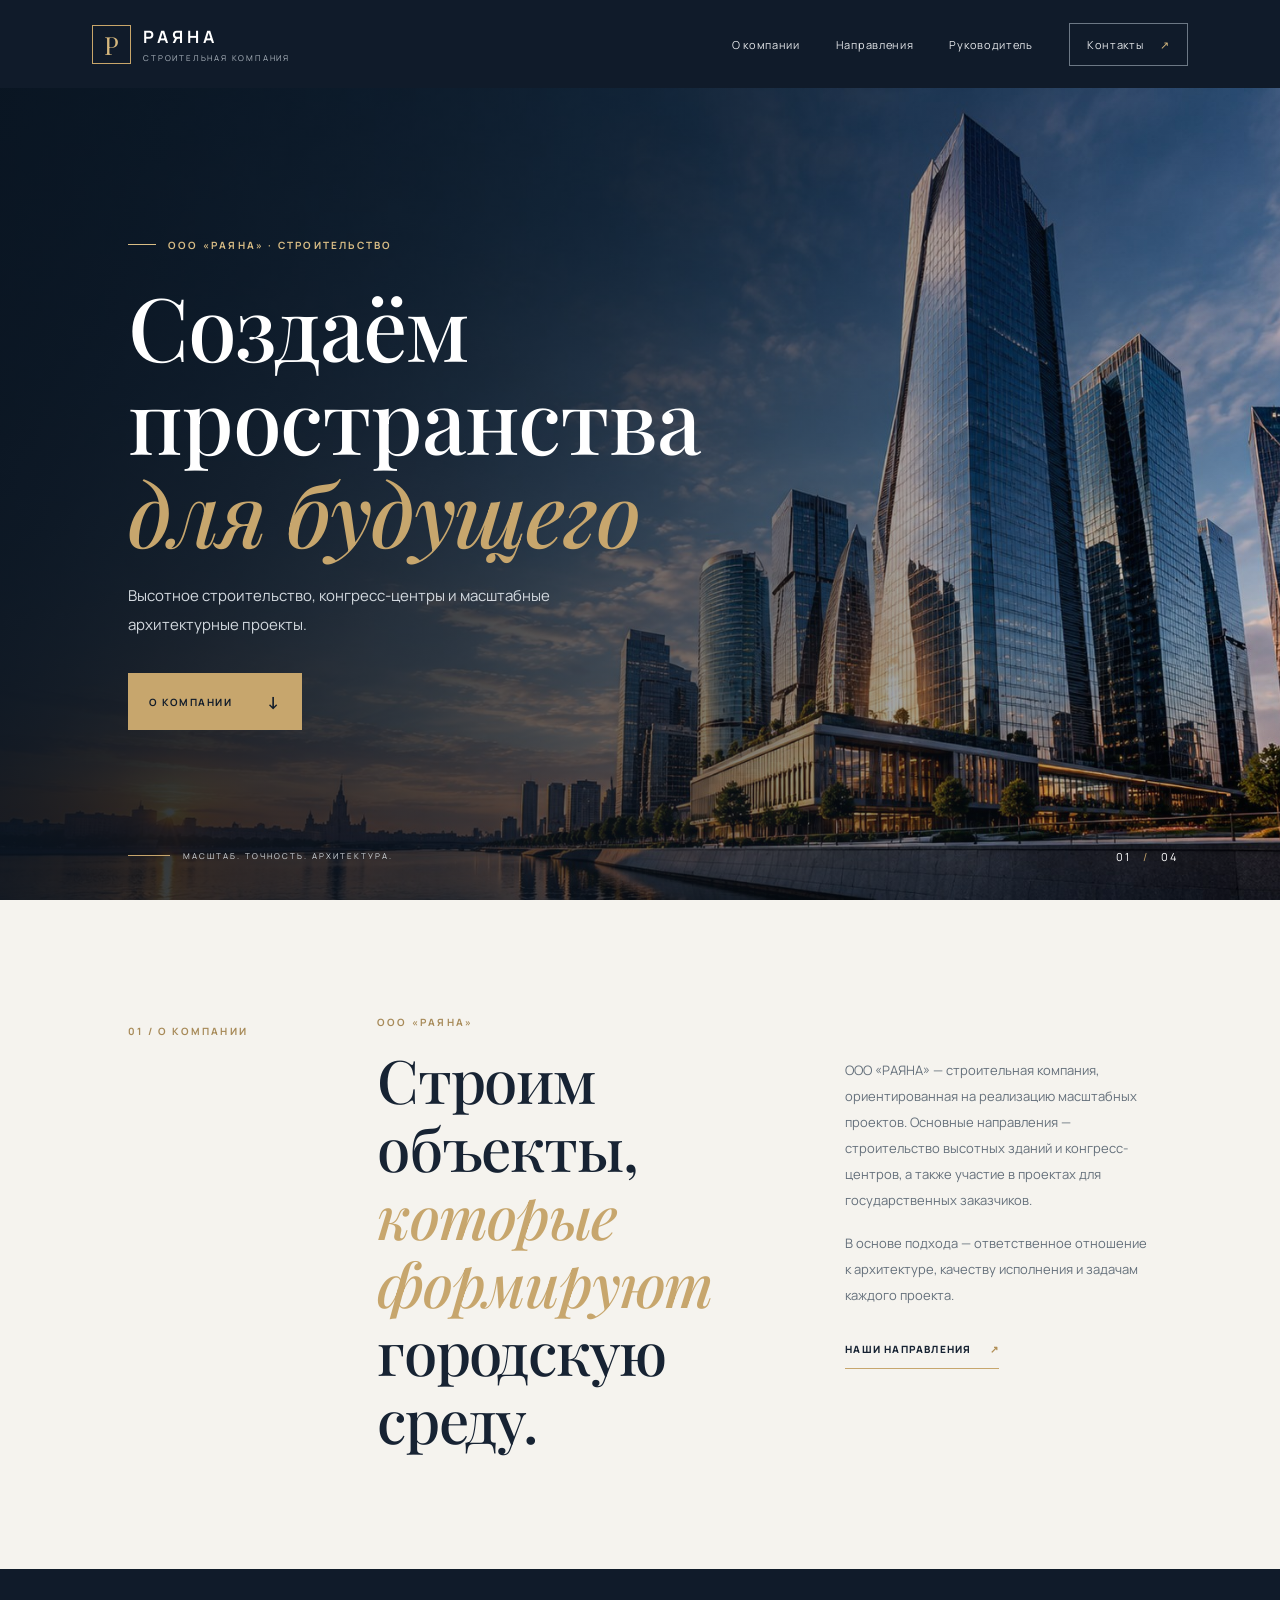
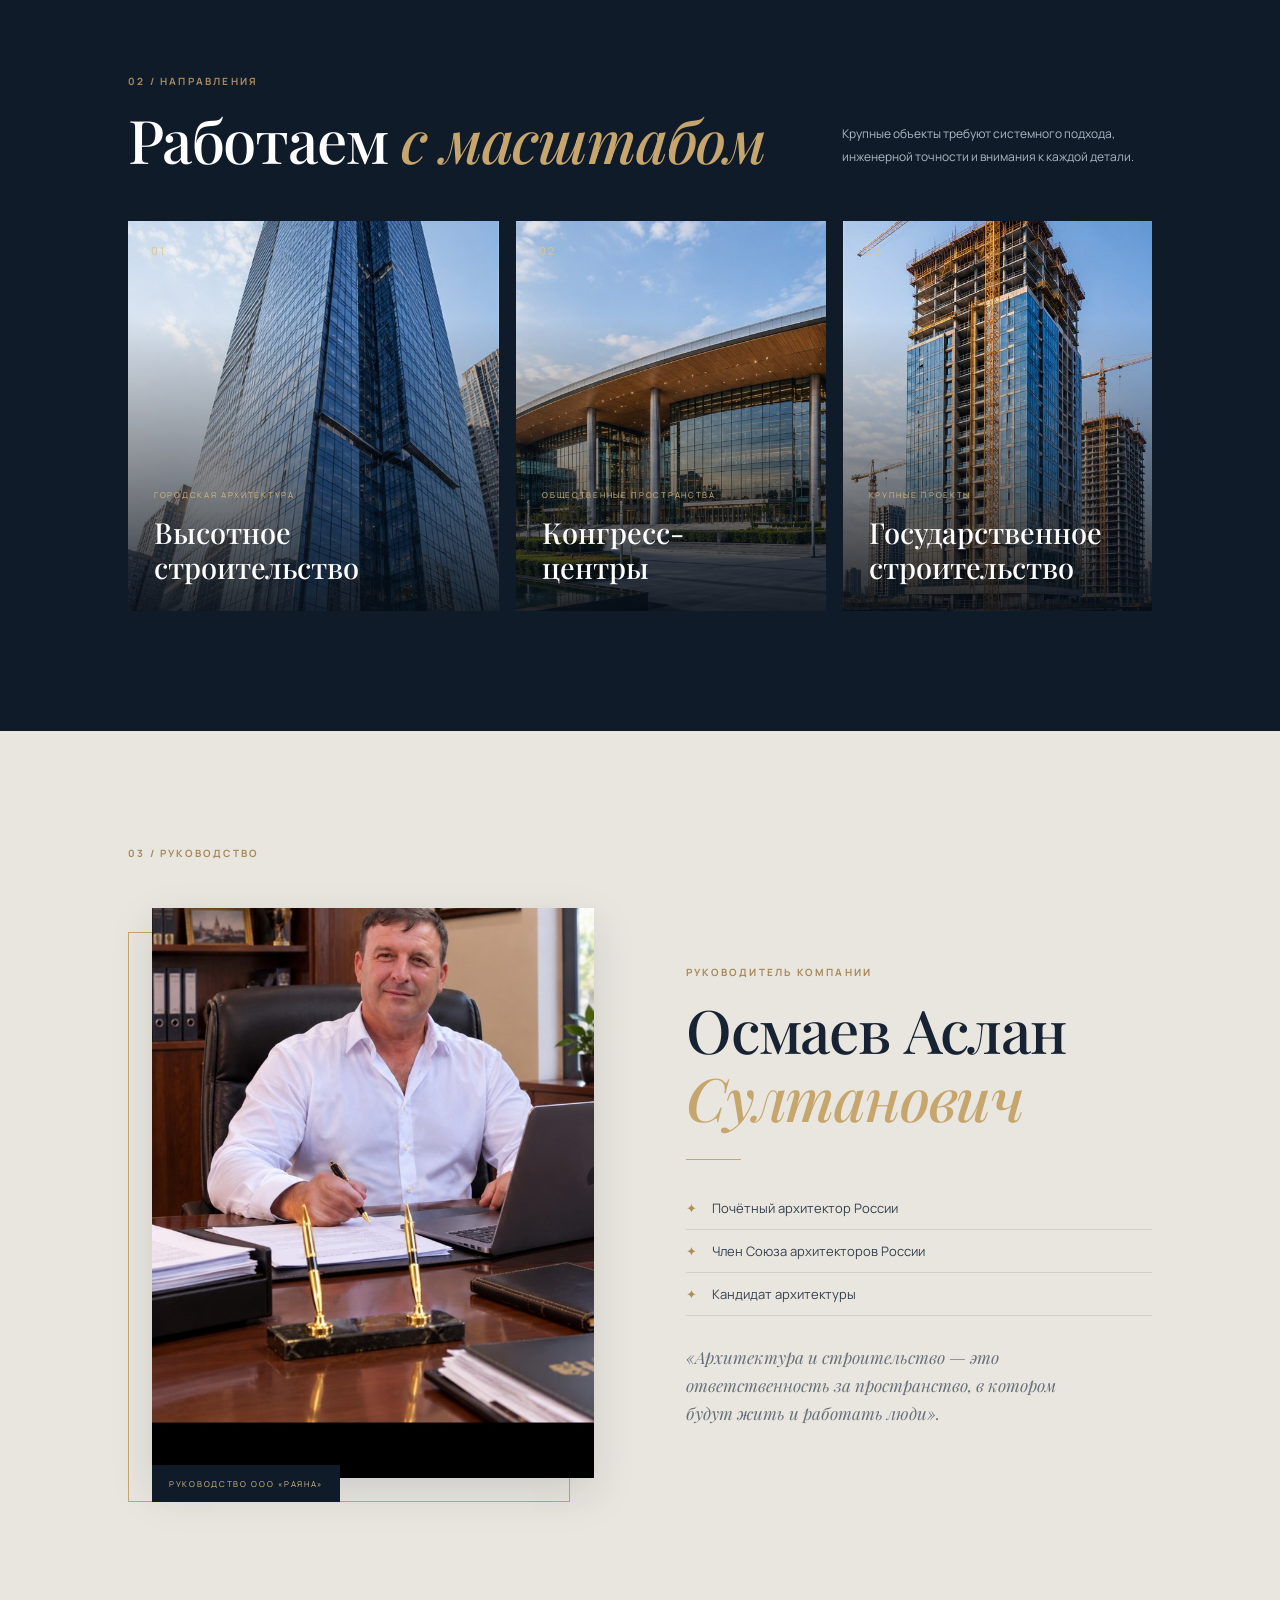
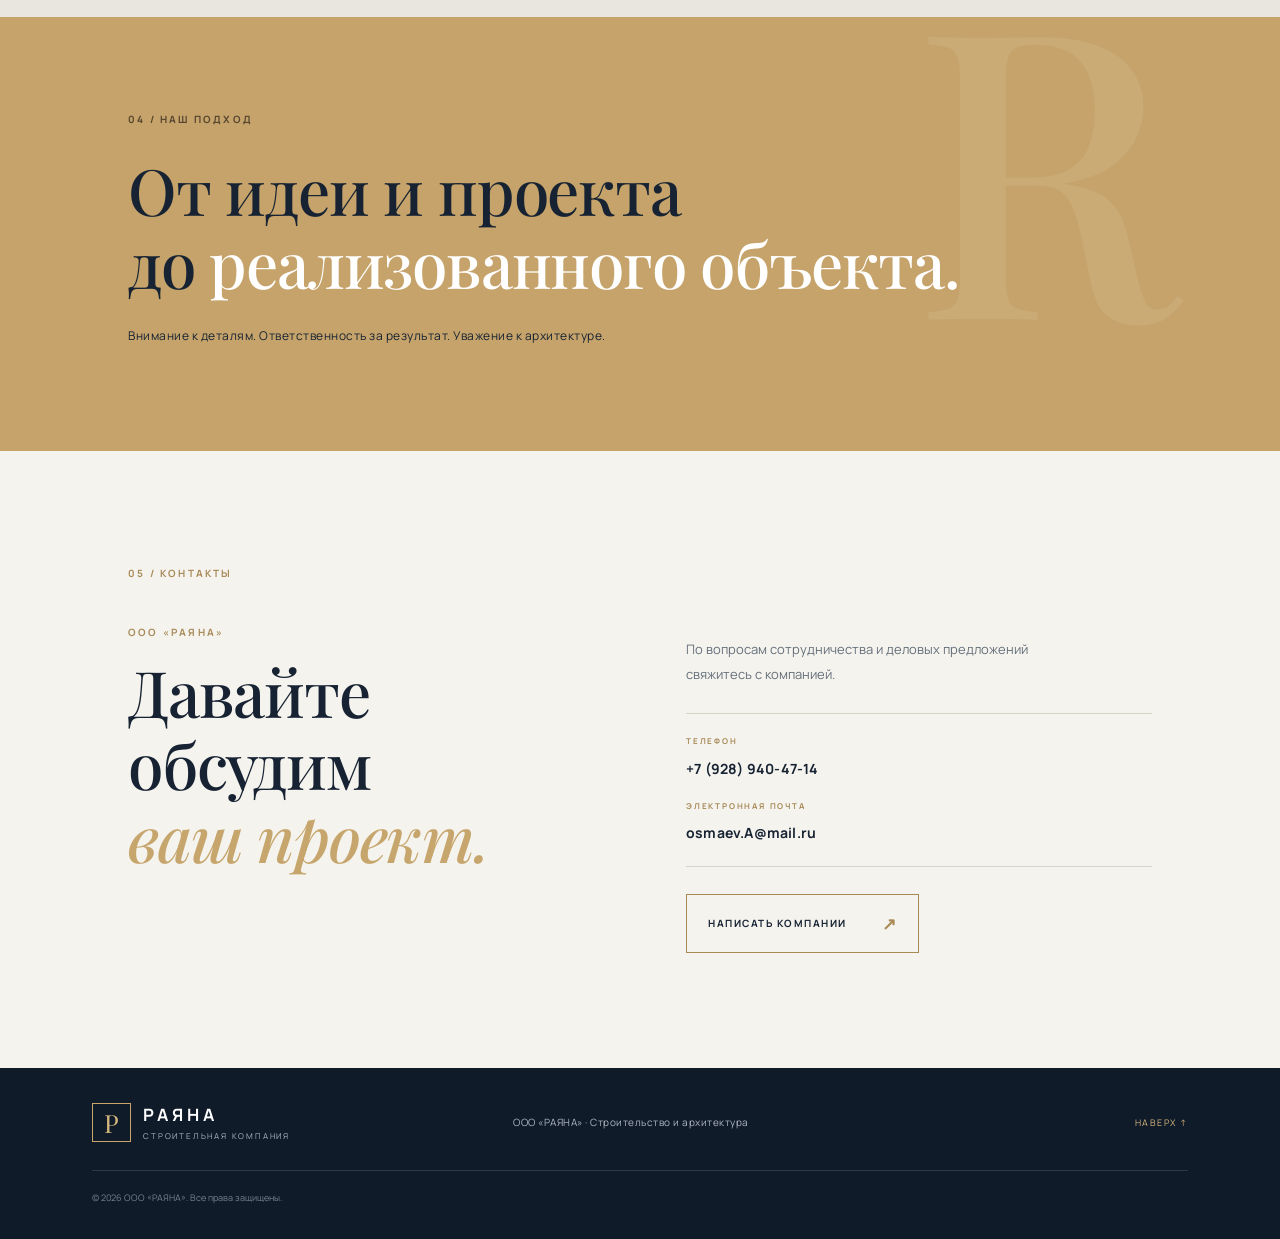
<file: index.html>
<!doctype html>
<html lang="ru">
<head>
  <meta charset="utf-8">
  <meta name="viewport" content="width=device-width, initial-scale=1">
  <meta name="theme-color" content="#101b2a">
  <meta name="description" content="ООО «РАЯНА» — строительство высотных зданий, конгресс-центров и реализация крупных строительных проектов.">
  <title>ООО «РАЯНА» — строительство и архитектура</title>
  <link rel="preconnect" href="https://fonts.googleapis.com">
  <link rel="preconnect" href="https://fonts.gstatic.com" crossorigin>
  <link href="https://fonts.googleapis.com/css2?family=Manrope:wght@400;500;600;700;800&family=Playfair+Display:wght@500;600;700&display=swap" rel="stylesheet">
  <link rel="stylesheet" href="styles.css">
</head>
<body>
  <header class="header" id="top">
    <a class="brand" href="#top" aria-label="РАЯНА — на главную">
      <span class="brand-mark">Р</span>
      <span><strong>РАЯНА</strong><small>СТРОИТЕЛЬНАЯ КОМПАНИЯ</small></span>
    </a>
    <button class="menu-toggle" aria-label="Открыть меню" aria-expanded="false">☰</button>
    <nav class="nav">
      <a href="#about">О компании</a>
      <a href="#directions">Направления</a>
      <a href="#director">Руководитель</a>
      <a href="#contacts" class="nav-contact">Контакты <span>↗</span></a>
    </nav>
  </header>

  <main>
    <section class="hero">
      <div class="hero-shade"></div>
      <div class="hero-content">
        <p class="eyebrow"><span></span> ООО «РАЯНА» · СТРОИТЕЛЬСТВО</p>
        <h1>Создаём пространства<br><em>для будущего</em></h1>
        <p class="hero-copy">Высотное строительство, конгресс-центры и масштабные архитектурные проекты.</p>
        <a class="button button-gold" href="#about">О компании <span>↓</span></a>
      </div>
      <div class="hero-note"><span class="note-line"></span><span>МАСШТАБ. ТОЧНОСТЬ. АРХИТЕКТУРА.</span></div>
      <div class="hero-index">01 <span>/</span> 04</div>
    </section>

    <section class="intro section" id="about">
      <div class="section-label">01 / О КОМПАНИИ</div>
      <div class="intro-main">
        <p class="kicker">ООО «РАЯНА»</p>
        <h2>Строим объекты,<br><em>которые формируют</em><br>городскую среду.</h2>
      </div>
      <div class="intro-side">
        <p>ООО «РАЯНА» — строительная компания, ориентированная на реализацию масштабных проектов. Основные направления — строительство высотных зданий и конгресс-центров, а также участие в проектах для государственных заказчиков.</p>
        <p>В основе подхода — ответственное отношение к архитектуре, качеству исполнения и задачам каждого проекта.</p>
        <a class="text-link" href="#directions">Наши направления <span>↗</span></a>
      </div>
    </section>

    <section class="directions section" id="directions">
      <div class="section-heading">
        <div><div class="section-label">02 / НАПРАВЛЕНИЯ</div><h2>Работаем <em>с масштабом</em></h2></div>
        <p>Крупные объекты требуют системного подхода, инженерной точности и внимания к каждой детали.</p>
      </div>
      <div class="direction-grid">
        <article class="direction-card card-tall">
          <img src="assets/skyscraper.jpg" alt="Современные высотные здания в городе" loading="lazy">
          <div class="card-overlay"></div><div class="card-number">01</div>
          <div class="card-text"><span>ГОРОДСКАЯ АРХИТЕКТУРА</span><h3>Высотное<br>строительство</h3></div>
        </article>
        <article class="direction-card">
          <img src="assets/congress-center.jpg" alt="Современное просторное общественное пространство" loading="lazy">
          <div class="card-overlay"></div><div class="card-number">02</div>
          <div class="card-text"><span>ОБЩЕСТВЕННЫЕ ПРОСТРАНСТВА</span><h3>Конгресс-<br>центры</h3></div>
        </article>
        <article class="direction-card">
          <img src="assets/construction-site.jpg" alt="Строительная площадка и возведение здания" loading="lazy">
          <div class="card-overlay"></div><div class="card-number">03</div>
          <div class="card-text"><span>КРУПНЫЕ ПРОЕКТЫ</span><h3>Государственное<br>строительство</h3></div>
        </article>
      </div>
    </section>

    <section class="director section" id="director">
      <div class="section-label">03 / РУКОВОДСТВО</div>
      <div class="director-layout">
        <div class="director-photo-wrap">
          <img class="director-photo" src="assets/director-office.jpg" alt="Осмаев Аслан Султанович в рабочем кабинете">
          <span class="photo-caption">РУКОВОДСТВО ООО «РАЯНА»</span>
        </div>
        <div class="director-info">
          <p class="kicker">РУКОВОДИТЕЛЬ КОМПАНИИ</p>
          <h2>Осмаев Аслан<br><em>Султанович</em></h2>
          <div class="gold-rule"></div>
          <ul class="credentials">
            <li><span>✦</span> Почётный архитектор России</li>
            <li><span>✦</span> Член Союза архитекторов России</li>
            <li><span>✦</span> Кандидат архитектуры</li>
          </ul>
          <p class="director-quote">«Архитектура и строительство — это ответственность за пространство, в котором будут жить и работать люди».</p>
        </div>
      </div>
    </section>

    <section class="statement">
      <div class="statement-inner">
        <div class="section-label">04 / НАШ ПОДХОД</div>
        <h2>От идеи и проекта<br>до <em>реализованного объекта.</em></h2>
        <p>Внимание к деталям. Ответственность за результат. Уважение к архитектуре.</p>
      </div>
    </section>

    <section class="contacts section" id="contacts">
      <div class="section-label">05 / КОНТАКТЫ</div>
      <div class="contact-layout">
        <div><p class="kicker">ООО «РАЯНА»</p><h2>Давайте обсудим<br><em>ваш проект.</em></h2></div>
        <div class="contact-details">
          <p>По вопросам сотрудничества и деловых предложений свяжитесь с компанией.</p>
          <div class="contact-placeholder contact-links">
            <a href="tel:+79289404714"><span>ТЕЛЕФОН</span>+7 (928) 940-47-14</a>
            <a href="mailto:osmaev.A@mail.ru"><span>ЭЛЕКТРОННАЯ ПОЧТА</span>osmaev.A@mail.ru</a>
          </div>
          <a class="button button-outline" href="mailto:osmaev.A@mail.ru">Написать компании <span>↗</span></a>
        </div>
      </div>
    </section>
  </main>

  <footer class="footer">
    <a class="brand footer-brand" href="#top"><span class="brand-mark">Р</span><span><strong>РАЯНА</strong><small>СТРОИТЕЛЬНАЯ КОМПАНИЯ</small></span></a>
    <p>ООО «РАЯНА» · Строительство и архитектура</p>
    <a href="#top" class="back-top">НАВЕРХ ↑</a>
    <small class="copyright">© <span id="year"></span> ООО «РАЯНА». Все права защищены.</small>
  </footer>
  <script src="script.js"></script>
</body>
</html>
</file>
<file: styles.css>
*{box-sizing:border-box}html{scroll-behavior:smooth}body{margin:0;background:#f5f3ee;color:#172333;font-family:Manrope,Arial,sans-serif}a{color:inherit;text-decoration:none}.header{height:88px;padding:0 7.2%;display:flex;align-items:center;justify-content:space-between;background:#101b2a;color:#fff;position:relative;z-index:5}.brand{display:flex;align-items:center;gap:12px}.brand-mark{width:39px;height:39px;border:1px solid #c8a66a;color:#d5b77d;display:grid;place-items:center;font-family:"Playfair Display",serif;font-size:25px}.brand strong{display:block;font-size:17px;letter-spacing:4px}.brand small{display:block;font-size:8px;letter-spacing:1.8px;color:#aeb7c0;margin-top:4px}.nav{display:flex;align-items:center;gap:36px;font-size:11px;letter-spacing:.7px;color:#e3e6e9}.nav a{transition:color .2s}.nav a:hover,.text-link:hover{color:#d5b77d}.nav-contact{border:1px solid #6c7885;padding:13px 17px}.nav-contact span{color:#d5b77d;margin-left:14px}.menu-toggle{display:none;background:none;border:0;color:white;font-size:25px}.hero{min-height:650px;height:calc(100vh - 88px);max-height:850px;position:relative;background:#26384a url('assets/hero-city.jpg') center 48%/cover no-repeat;color:white;display:flex;align-items:center;padding:0 10%}.hero-shade{position:absolute;inset:0;background:linear-gradient(90deg,rgba(10,20,32,.88),rgba(10,20,32,.54) 54%,rgba(10,20,32,.08))}.hero-content{position:relative;max-width:760px;margin-top:-20px}.eyebrow,.kicker,.section-label{font-size:10px;letter-spacing:2.2px;font-weight:700}.eyebrow{color:#d9bd85;display:flex;align-items:center;gap:12px}.eyebrow span{width:28px;height:1px;background:#d9bd85}h1,h2,h3,p{margin-top:0}h1,h2{font-family:"Playfair Display",Georgia,serif;font-weight:500;letter-spacing:-1.2px}h1{font-size:clamp(48px,7vw,88px);line-height:1.06;margin:27px 0 24px}h1 em,h2 em{color:#c7a66d;font-weight:500}.hero-copy{font-size:15px;line-height:1.9;color:#d3d9df;max-width:500px;margin-bottom:34px}.button{display:inline-flex;align-items:center;justify-content:space-between;gap:35px;padding:17px 21px;font-size:10px;letter-spacing:1.5px;font-weight:700;text-transform:uppercase}.button-gold{background:#c7a66d;color:#111c2a}.button span{font-size:17px}.hero-note{position:absolute;bottom:39px;left:10%;display:flex;align-items:center;gap:13px;font-size:8px;letter-spacing:2px;color:#d6dce1}.note-line{height:1px;width:42px;background:#c7a66d}.hero-index{position:absolute;right:8%;bottom:36px;font-size:11px;letter-spacing:2px}.hero-index span{color:#c7a66d;margin:0 8px}.section{padding:115px 10%}.section-label{color:#a78a58}.intro{display:grid;grid-template-columns:1fr 2fr 1.4fr;gap:30px;background:#f5f3ee}.intro .section-label{padding-top:9px}.kicker{color:#a78a58;margin-bottom:17px}.intro h2,.section-heading h2,.director h2,.contacts h2{font-size:clamp(38px,4.7vw,61px);line-height:1.13;margin-bottom:0}.intro-side{padding-top:42px;color:#65707b;font-size:13px;line-height:2}.intro-side p{margin-bottom:17px}.text-link{display:inline-block;margin-top:14px;color:#172333;font-size:10px;letter-spacing:1.2px;font-weight:800;text-transform:uppercase;border-bottom:1px solid #c7a66d;padding-bottom:9px}.text-link span{color:#b08e55;margin-left:15px}.directions{background:#101b2a;color:#fff;padding-top:105px;padding-bottom:120px}.section-heading{display:flex;justify-content:space-between;align-items:end;gap:40px;margin-bottom:47px}.section-heading h2{margin-top:18px}.section-heading>p{max-width:310px;color:#aeb8c2;font-size:12px;line-height:1.9;margin-bottom:5px}.direction-grid{display:grid;grid-template-columns:1.2fr 1fr 1fr;gap:17px}.direction-card{height:390px;position:relative;overflow:hidden;background:#26384a}.direction-card img{width:100%;height:100%;object-fit:cover;transition:transform .6s}.direction-card:hover img{transform:scale(1.06)}.card-overlay{position:absolute;inset:0;background:linear-gradient(0deg,rgba(6,14,23,.88),rgba(6,14,23,.03) 75%)}.card-number{position:absolute;top:22px;left:23px;color:#e0c48e;font-size:11px;letter-spacing:2px}.card-text{position:absolute;left:26px;bottom:27px}.card-text span{font-size:8px;letter-spacing:1.7px;color:#d5b77d}.card-text h3{font:500 29px/1.18 "Playfair Display",serif;margin:12px 0 0}.director{background:#e9e6df}.director-layout{display:grid;grid-template-columns:1fr 1fr;gap:9%;align-items:center;margin-top:48px}.director-photo-wrap{position:relative;padding:0 0 24px 24px}.director-photo-wrap:before{content:"";position:absolute;inset:24px 24px 0 0;border:1px solid #c6a66e}.director-photo{display:block;position:relative;width:100%;height:570px;object-fit:cover;object-position:center 38%;box-shadow:0 15px 40px #17233320}.photo-caption{position:absolute;bottom:0;left:24px;background:#101b2a;color:#d7bd8d;padding:13px 17px;font-size:8px;letter-spacing:1.7px}.director-info{padding:20px 0}.director h2{margin:0 0 24px}.gold-rule{height:1px;width:55px;background:#c7a66d;margin:27px 0}.credentials{padding:0;list-style:none;margin:0}.credentials li{font-size:13px;color:#35414e;padding:12px 0;border-bottom:1px solid #d4d0c8}.credentials li span{color:#b28e53;margin-right:12px}.director-quote{font:italic 17px/1.65 "Playfair Display",serif;color:#68717a;margin-top:27px;max-width:420px}.statement{background:#c5a36a;color:#172333;padding:95px 10%;position:relative;overflow:hidden}.statement:after{content:"R";position:absolute;right:8%;top:-130px;font:500 400px "Playfair Display",serif;color:#ffffff15}.statement-inner{position:relative;z-index:1}.statement .section-label{color:#55452e}.statement h2{font-size:clamp(40px,5vw,68px);line-height:1.15;margin:27px 0}.statement h2 em{color:#fff;font-style:normal}.statement p{font-size:12px;letter-spacing:.5px}.contacts{background:#f5f3ee}.contact-layout{display:grid;grid-template-columns:1fr 1fr;gap:9%;margin-top:45px}.contacts h2{font-size:clamp(40px,5vw,64px)}.contact-details{padding-top:12px}.contact-details>p{color:#65707b;font-size:13px;line-height:1.9;max-width:390px}.contact-placeholder{border-top:1px solid #d8d3c9;border-bottom:1px solid #d8d3c9;padding:20px 0;margin:27px 0;color:#777f86;font-size:11px;line-height:1.8}.button-outline{border:1px solid #a98a57;color:#172333}.button-outline span{color:#a98a57}.footer{background:#101b2a;color:#fff;padding:35px 7.2%;display:grid;grid-template-columns:1fr 1.5fr auto;align-items:center;gap:20px}.footer p{font-size:10px;color:#aeb7c0;letter-spacing:.5px;margin:0}.back-top{font-size:9px;letter-spacing:1.5px;color:#d5b77d}.copyright{grid-column:1/-1;color:#76818c;font-size:9px;border-top:1px solid #2b3948;padding-top:20px;margin-top:8px}
@media(max-width:900px){.header{padding:0 5%;height:76px}.nav{gap:18px}.section{padding:85px 7%}.intro{grid-template-columns:1fr 2fr;gap:25px}.intro-side{grid-column:2;padding-top:0}.direction-card{height:330px}.director-layout{gap:6%}.director-photo{height:480px}.footer{padding:30px 5%}}
@media(max-width:650px){.header{height:70px}.menu-toggle{display:block}.nav{display:none;position:absolute;top:70px;left:0;right:0;background:#101b2a;padding:15px 7% 25px;flex-direction:column;align-items:stretch;gap:0}.nav.open{display:flex}.nav a{padding:15px 0;border-bottom:1px solid #293746}.nav .nav-contact{border:0;padding:15px 0}.hero{height:690px;min-height:0;padding:0 7%;background-position:58% center}.hero-content{margin-top:-15px}.hero-note{left:7%;font-size:7px}.hero-index{right:7%}.section{padding:72px 7%}.intro{display:block}.intro .section-label{margin-bottom:35px}.intro-side{padding-top:25px}.section-heading{display:block}.section-heading>p{margin-top:22px}.direction-grid{grid-template-columns:1fr}.direction-card,.card-tall{height:340px}.director-layout{grid-template-columns:1fr;gap:35px;margin-top:32px}.director-photo{height:480px}.director-info{padding:0}.statement{padding:75px 7%}.contact-layout{grid-template-columns:1fr;gap:25px}.footer{grid-template-columns:1fr auto}.footer p{grid-column:1/-1;grid-row:2}.copyright{grid-column:1/-1}.footer-brand{grid-column:1}.back-top{grid-column:2;grid-row:1}}
@media(prefers-reduced-motion:reduce){html{scroll-behavior:auto}*,*:before,*:after{transition:none!important}}
.contact-links{display:grid;gap:18px}
.contact-links a{display:block;color:#172333;font-size:14px;font-weight:700;letter-spacing:.2px}
.contact-links a span{display:block;color:#a78a58;font-size:8px;letter-spacing:1.8px;margin-bottom:7px}
.contact-links a:hover{color:#a78a58}
</file>
